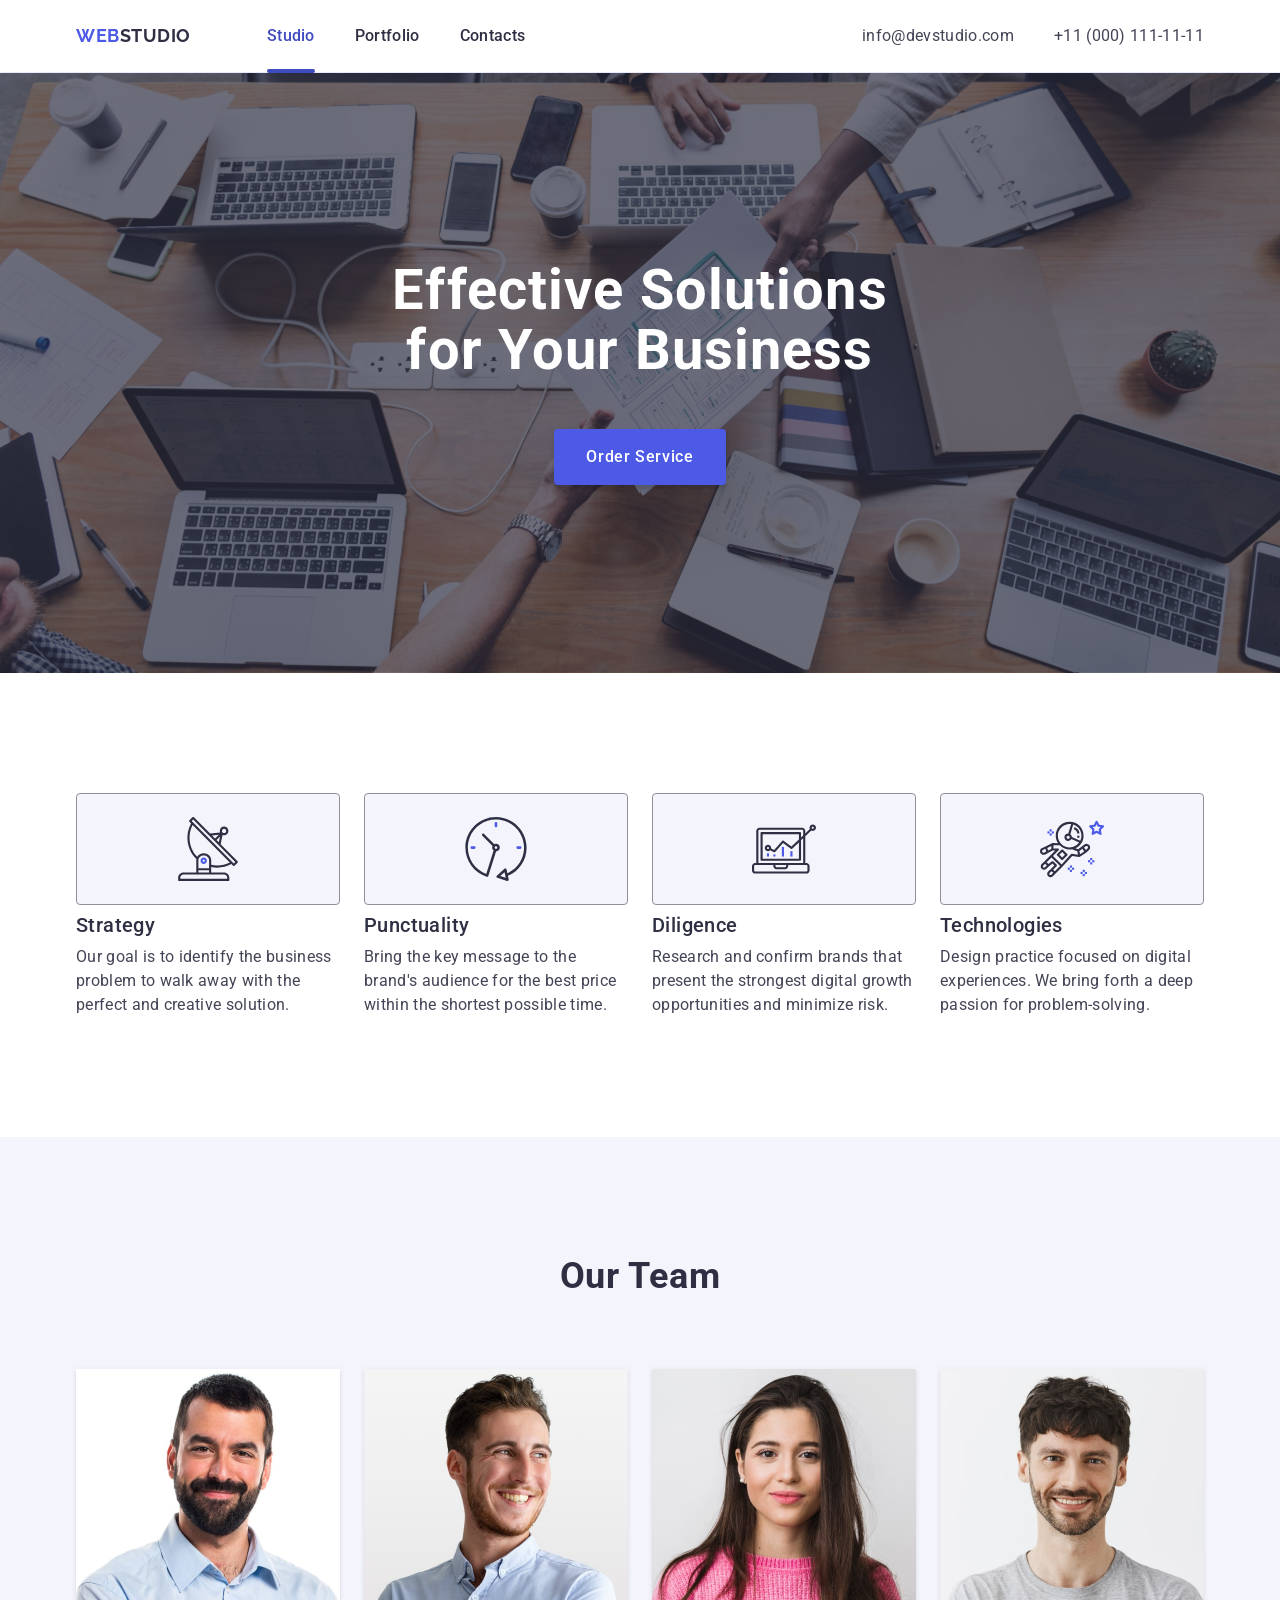
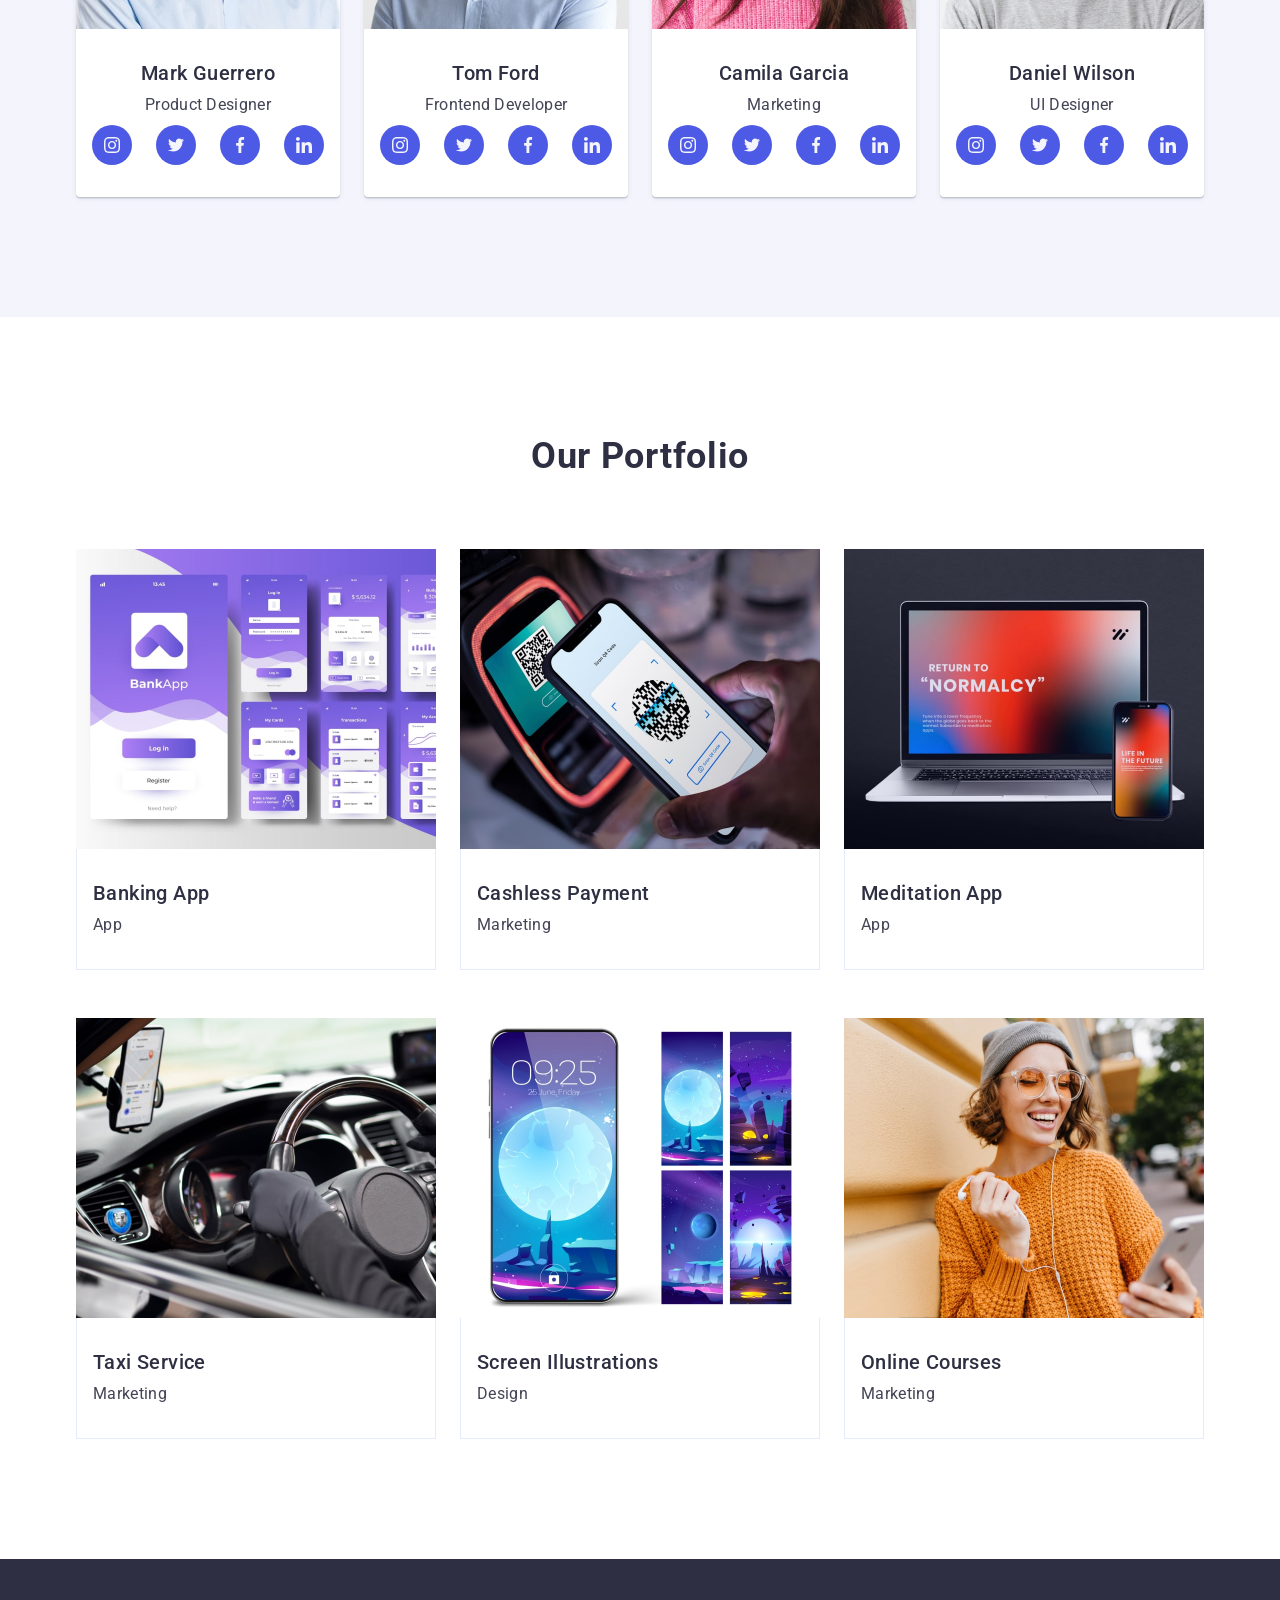
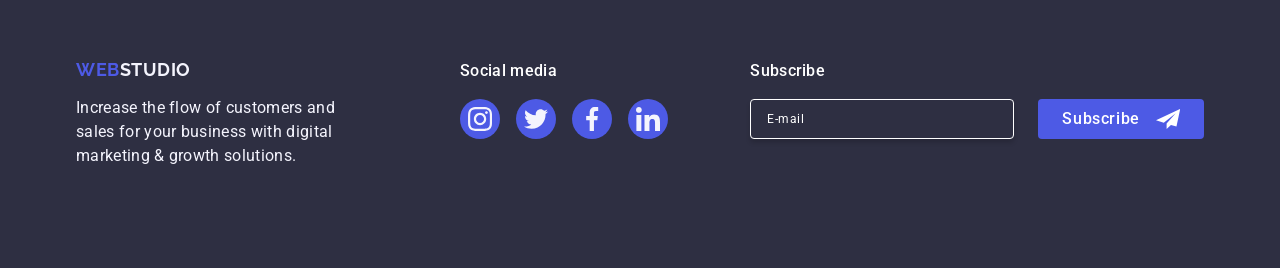
<file: index.html>
<!DOCTYPE html>
<html lang="en">
  <head>
    <meta charset="UTF-8" />
    <meta name="viewport" content="width=device-width, initial-scale=1.0" />
    <title>Document</title>
    <link
      rel="stylesheet"
      href="https://cdnjs.cloudflare.com/ajax/libs/modern-normalize/2.0.0/modern-normalize.min.css"
      integrity="sha512-4xo8blKMVCiXpTaLzQSLSw3KFOVPWhm/TRtuPVc4WG6kUgjH6J03IBuG7JZPkcWMxJ5huwaBpOpnwYElP/m6wg=="
      crossorigin="anonymous"
      referrerpolicy="no-referrer"
    />
    <link rel="preconnect" href="https://fonts.googleapis.com" />
    <link rel="preconnect" href="https://fonts.gstatic.com" crossorigin />
    <link
      href="https://fonts.googleapis.com/css2?family=Raleway:wght@700&family=Roboto:wght@400;500;700&display=swap"
      rel="stylesheet"
    />
    <link rel="stylesheet" href="./css/styles.css" />
  </head>
  <body>
    <header class="header">
      <div class="container">
        <nav class="nav">
          <a class="logo" href="./index.html">Web<span>Studio</span></a>
          <ul class="nav-list">
            <li class="nav-item">
              <a class="nav-link current" href="/">Studio</a>
            </li>
            <li class="nav-item"><a class="nav-link" href="">Portfolio</a></li>
            <li class="nav-item"><a class="nav-link" href="">Contacts</a></li>
          </ul>
        </nav>
        <address class="address">
          <ul class="address-list">
            <li class="address-item">
              <a class="address-link" href="mailto:info@devstudio.com"
                >info@devstudio.com</a
              >
            </li>
            <li class="address-item">
              <a class="address-link" href="tel:+110001111111"
                >+11 (000) 111-11-11</a
              >
            </li>
          </ul>
        </address>
      </div>
    </header>
    <main>
      <section class="hero">
        <div class="container">
          <h1 class="hero-title">Effective Solutions for Your Business</h1>
          <button class="hero-btn" type="button" data-modal-open>
            Order Service
          </button>
        </div>
      </section>
      <section class="features">
        <div class="container">
          <h2 class="visually-hidden">features</h2>
          <ul class="features-list">
            <li class="features-item">
              <div class="features-thumb">
                <svg class="features-icon" width="64" height="64">
                  <use href="./images/icons.svg#icon-antenna"></use>
                </svg>
              </div>
              <h3 class="features-title">Strategy</h3>
              <p class="features-text">
                Our goal is to identify the business problem to walk away with
                the perfect and creative solution.
              </p>
            </li>
            <li class="features-item">
              <div class="features-thumb">
                <svg class="features-icon" width="64" height="64">
                  <use href="./images/icons.svg#icon-clock"></use>
                </svg>
              </div>
              <h3 class="features-title">Punctuality</h3>
              <p class="features-text">
                Bring the key message to the brand's audience for the best price
                within the shortest possible time.
              </p>
            </li>
            <li class="features-item">
              <div class="features-thumb">
                <svg class="features-icon" width="64" height="64">
                  <use href="./images/icons.svg#icon-diagram"></use>
                </svg>
              </div>
              <h3 class="features-title">Diligence</h3>
              <p class="features-text">
                Research and confirm brands that present the strongest digital
                growth opportunities and minimize risk.
              </p>
            </li>
            <li class="features-item">
              <div class="features-thumb">
                <svg class="features-icon" width="64" height="64">
                  <use href="./images/icons.svg#icon-astronaut"></use>
                </svg>
              </div>
              <h3 class="features-title">Technologies</h3>
              <p class="features-text">
                Design practice focused on digital experiences. We bring forth a
                deep passion for problem-solving.
              </p>
            </li>
          </ul>
        </div>
      </section>
      <section class="team">
        <div class="container">
          <h2 class="team-title">Our Team</h2>
          <ul class="team-list">
            <li class="team-item">
              <img
                src="./images/img-1.jpg"
                alt="Mark Guerrero"
                width="264"
                height="260"
                class="team-image"
              />
              <div class="team-descr">
                <h3 class="team-name">Mark Guerrero</h3>
                <p class="team-text">Product Designer</p>
                <ul class="soc-list">
                  <li class="soc-item">
                    <a
                      class="soc-link"
                      href="https://instagram.com/"
                      target="_blank"
                    >
                      <svg class="soc-icon" width="16" height="16">
                        <use href="./images/icons.svg#icon-instagram"></use>
                      </svg>
                    </a>
                  </li>
                  <li class="soc-item">
                    <a class="soc-link" href="https://x.com/" target="_blank">
                      <svg class="soc-icon" width="16" height="16">
                        <use href="./images/icons.svg#icon-twitter"></use>
                      </svg>
                    </a>
                  </li>
                  <li class="soc-item">
                    <a
                      class="soc-link"
                      href="https://facebook.com/"
                      target="_blank"
                    >
                      <svg class="soc-icon" width="16" height="16">
                        <use href="./images/icons.svg#icon-facebook"></use>
                      </svg>
                    </a>
                  </li>
                  <li class="soc-item">
                    <a
                      class="soc-link"
                      href="https://linkedin.com/"
                      target="_blank"
                    >
                      <svg class="soc-icon" width="16" height="16">
                        <use href="./images/icons.svg#icon-linkedin"></use>
                      </svg>
                    </a>
                  </li>
                </ul>
              </div>
            </li>
            <li class="team-item">
              <img
                src="./images/img-2.jpg"
                alt="Tom Ford"
                width="264"
                height="260"
                class="team-image"
              />
              <div class="team-descr">
                <h3 class="team-name">Tom Ford</h3>
                <p class="team-text">Frontend Developer</p>
                <ul class="soc-list">
                  <li class="soc-item">
                    <a
                      class="soc-link"
                      href="https://instagram.com/"
                      target="_blank"
                    >
                      <svg class="soc-icon" width="16" height="16">
                        <use href="./images/icons.svg#icon-instagram"></use>
                      </svg>
                    </a>
                  </li>
                  <li class="soc-item">
                    <a class="soc-link" href="https://x.com/" target="_blank">
                      <svg class="soc-icon" width="16" height="16">
                        <use href="./images/icons.svg#icon-twitter"></use>
                      </svg>
                    </a>
                  </li>
                  <li class="soc-item">
                    <a
                      class="soc-link"
                      href="https://facebook.com/"
                      target="_blank"
                    >
                      <svg class="soc-icon" width="16" height="16">
                        <use href="./images/icons.svg#icon-facebook"></use>
                      </svg>
                    </a>
                  </li>
                  <li class="soc-item">
                    <a
                      class="soc-link"
                      href="https://linkedin.com/"
                      target="_blank"
                    >
                      <svg class="soc-icon" width="16" height="16">
                        <use href="./images/icons.svg#icon-linkedin"></use>
                      </svg>
                    </a>
                  </li>
                </ul>
              </div>
            </li>
            <li class="team-item">
              <img
                src="./images/img-3.jpg"
                alt="Camila Garcia"
                width="264"
                height="260"
                class="team-image"
              />
              <div class="team-descr">
                <h3 class="team-name">Camila Garcia</h3>
                <p class="team-text">Marketing</p>
                <ul class="soc-list">
                  <li class="soc-item">
                    <a
                      class="soc-link"
                      href="https://instagram.com/"
                      target="_blank"
                    >
                      <svg class="soc-icon" width="16" height="16">
                        <use href="./images/icons.svg#icon-instagram"></use>
                      </svg>
                    </a>
                  </li>
                  <li class="soc-item">
                    <a class="soc-link" href="https://x.com/" target="_blank">
                      <svg class="soc-icon" width="16" height="16">
                        <use href="./images/icons.svg#icon-twitter"></use>
                      </svg>
                    </a>
                  </li>
                  <li class="soc-item">
                    <a
                      class="soc-link"
                      href="https://facebook.com/"
                      target="_blank"
                    >
                      <svg class="soc-icon" width="16" height="16">
                        <use href="./images/icons.svg#icon-facebook"></use>
                      </svg>
                    </a>
                  </li>
                  <li class="soc-item">
                    <a
                      class="soc-link"
                      href="https://linkedin.com/"
                      target="_blank"
                    >
                      <svg class="soc-icon" width="16" height="16">
                        <use href="./images/icons.svg#icon-linkedin"></use>
                      </svg>
                    </a>
                  </li>
                </ul>
              </div>
            </li>
            <li class="team-item">
              <img
                src="./images/img-4.jpg"
                alt="Daniel Wilson"
                width="264"
                height="260"
                class="team-image"
              />
              <div class="team-descr">
                <h3 class="team-name">Daniel Wilson</h3>
                <p class="team-text">UI Designer</p>
                <ul class="soc-list">
                  <li class="soc-item">
                    <a
                      class="soc-link"
                      href="https://instagram.com/"
                      target="_blank"
                    >
                      <svg class="soc-icon" width="16" height="16">
                        <use href="./images/icons.svg#icon-instagram"></use>
                      </svg>
                    </a>
                  </li>
                  <li class="soc-item">
                    <a class="soc-link" href="https://x.com/" target="_blank">
                      <svg class="soc-icon" width="16" height="16">
                        <use href="./images/icons.svg#icon-twitter"></use>
                      </svg>
                    </a>
                  </li>
                  <li class="soc-item">
                    <a
                      class="soc-link"
                      href="https://facebook.com/"
                      target="_blank"
                    >
                      <svg class="soc-icon" width="16" height="16">
                        <use href="./images/icons.svg#icon-facebook"></use>
                      </svg>
                    </a>
                  </li>
                  <li class="soc-item">
                    <a
                      class="soc-link"
                      href="https://linkedin.com/"
                      target="_blank"
                    >
                      <svg class="soc-icon" width="16" height="16">
                        <use href="./images/icons.svg#icon-linkedin"></use>
                      </svg>
                    </a>
                  </li>
                </ul>
              </div>
            </li>
          </ul>
        </div>
      </section>
      <section class="portfolio">
        <div class="container">
          <h2 class="portfolio-title">Our Portfolio</h2>
          <ul class="portfolio-list">
            <li class="portfolio-item">
              <div class="portfolio-wrap">
                <img
                  src="./images/card-img1.jpg"
                  alt="Banking App"
                  width="360"
                  class="portfolio-image"
                />
                <p class="portfolio-overlay">
                  14 Stylish and User-Friendly App Design Concepts · Task
                  Manager App · Calorie Tracker App · Exotic Fruit Ecommerce App
                  · Cloud Storage App
                </p>
              </div>
              <div class="portfolio-descr">
                <h3 class="portfolio-name">Banking App</h3>
                <p class="portfolio-text">App</p>
              </div>
            </li>
            <li class="portfolio-item">
              <div class="portfolio-wrap">
                <img
                  src="./images/card-img2.jpg"
                  alt="Cashless Payment"
                  width="360"
                  class="portfolio-image"
                />
                <p class="portfolio-overlay">
                  14 Stylish and User-Friendly App Design Concepts · Task
                  Manager App · Calorie Tracker App · Exotic Fruit Ecommerce App
                  · Cloud Storage App
                </p>
              </div>
              <div class="portfolio-descr">
                <h3 class="portfolio-name">Cashless Payment</h3>
                <p class="portfolio-text">Marketing</p>
              </div>
            </li>
            <li class="portfolio-item">
              <div class="portfolio-wrap">
                <img
                  src="./images/card-img3.jpg"
                  alt="Meditation App"
                  width="360"
                  class="portfolio-image"
                />
                <p class="portfolio-overlay">
                  14 Stylish and User-Friendly App Design Concepts · Task
                  Manager App · Calorie Tracker App · Exotic Fruit Ecommerce App
                  · Cloud Storage App
                </p>
              </div>
              <div class="portfolio-descr">
                <h3 class="portfolio-name">Meditation App</h3>
                <p class="portfolio-text">App</p>
              </div>
            </li>
            <li class="portfolio-item">
              <div class="portfolio-wrap">
                <img
                  src="./images/card-img4.jpg"
                  alt="Taxi Service"
                  width="360"
                  class="portfolio-image"
                />
                <p class="portfolio-overlay">
                  14 Stylish and User-Friendly App Design Concepts · Task
                  Manager App · Calorie Tracker App · Exotic Fruit Ecommerce App
                  · Cloud Storage App
                </p>
              </div>
              <div class="portfolio-descr">
                <h3 class="portfolio-name">Taxi Service</h3>
                <p class="portfolio-text">Marketing</p>
              </div>
            </li>
            <li class="portfolio-item">
              <div class="portfolio-wrap">
                <img
                  src="./images/card-img5.jpg"
                  alt="Screen Illustrations"
                  width="360"
                  class="portfolio-image"
                />
                <p class="portfolio-overlay">
                  14 Stylish and User-Friendly App Design Concepts · Task
                  Manager App · Calorie Tracker App · Exotic Fruit Ecommerce App
                  · Cloud Storage App
                </p>
              </div>
              <div class="portfolio-descr">
                <h3 class="portfolio-name">Screen Illustrations</h3>
                <p class="portfolio-text">Design</p>
              </div>
            </li>
            <li class="portfolio-item">
              <div class="portfolio-wrap">
                <img
                  src="./images/card-img6.jpg"
                  alt="Online Courses"
                  width="360"
                  class="portfolio-image"
                />
                <p class="portfolio-overlay">
                  14 Stylish and User-Friendly App Design Concepts · Task
                  Manager App · Calorie Tracker App · Exotic Fruit Ecommerce App
                  · Cloud Storage App
                </p>
              </div>
              <div class="portfolio-descr">
                <h3 class="portfolio-name">Online Courses</h3>
                <p class="portfolio-text">Marketing</p>
              </div>
            </li>
          </ul>
        </div>
      </section>
    </main>
    <footer class="footer">
      <div class="container">
        <div class="footer-descr">
          <a class="footer-logo" href="./index.html"
            >Web<span class="footer-logo-color">Studio</span></a
          >
          <p class="footer-text">
            Increase the flow of customers and sales for your business with
            digital marketing & growth solutions.
          </p>
        </div>
        <div class="footer-soc">
          <p class="footer-soc-header">Social media</p>
          <ul class="soc-list">
            <li class="soc-item">
              <a class="soc-link" href="https://instagram.com/" target="_blank">
                <svg class="footer-icon" width="24" height="24">
                  <use href="./images/icons.svg#icon-instagram"></use>
                </svg>
              </a>
            </li>
            <li class="soc-item">
              <a class="soc-link" href="https://x.com/" target="_blank">
                <svg class="footer-icon" width="24" height="24">
                  <use href="./images/icons.svg#icon-twitter"></use>
                </svg>
              </a>
            </li>
            <li class="soc-item">
              <a class="soc-link" href="https://facebook.com/" target="_blank">
                <svg class="footer-icon" width="24" height="24">
                  <use href="./images/icons.svg#icon-facebook"></use>
                </svg>
              </a>
            </li>
            <li class="soc-item">
              <a class="soc-link" href="https://linkedin.com/" target="_blank">
                <svg class="footer-icon" width="24" height="24">
                  <use href="./images/icons.svg#icon-linkedin"></use>
                </svg>
              </a>
            </li>
          </ul>
        </div>
        <div class="footer-form-wrap">
          <p class="footer-form-title">Subscribe</p>

          <form class="footer-form">
            <label class="footer-label"
              ><input
                type="email"
                name="subscribe"
                class="footer-form-input"
                placeholder="E-mail"
            /></label>

            <button class="footer-form-btn" type="submit">
              Subscribe
              <svg class="footer-button-icon" width="24" height="24">
                <use href="./images/icons.svg#icon-send"></use>
              </svg>
            </button>
          </form>
        </div>
      </div>
    </footer>
    <div class="modal-overlay" data-modal>
      <div class="modal">
        <button class="modal-close" type="button" data-modal-close>
          <svg class="modal-close-icon" width="8" height="8">
            <use href="./images/icons.svg#icon-close"></use>
          </svg>
        </button>
        <p class="modal-title">Leave your contacts and we will call you back</p>
        <form>
          <div class="modal-wrap">
            <label for="user-name" class="modal-label">Name</label>
            <div class="modal-thumb">
              <input
                class="modal-input"
                type="text"
                id="user-name"
                name="user-name"
              />
              <svg class="modal-input-icon" width="18" height="24">
                <use href="./images/icons.svg#icon-name"></use>
              </svg>
            </div>
          </div>
          <div class="modal-wrap">
            <label for="user-phone" class="modal-label">Phone</label>
            <div class="modal-thumb">
              <input
                class="modal-input"
                type="tel"
                id="user-phone"
                name="user-phone"
              />
              <svg class="modal-input-icon" width="18" height="24">
                <use href="./images/icons.svg#icon-phone"></use>
              </svg>
            </div>
          </div>
          <div class="modal-wrap">
            <label for="user-email" class="modal-label">Email</label>
            <div class="modal-thumb">
              <input
                class="modal-input"
                type="email"
                id="user-email"
                name="email"
              />
              <svg class="modal-input-icon" width="18" height="24">
                <use href="./images/icons.svg#icon-email"></use>
              </svg>
            </div>
          </div>
          <div class="modal-wrap modal-wrap-comments">
            <label for="user-comment" class="modal-label">Comment</label>
            <textarea
              class="modal-comments"
              name="user-comment"
              id="user-comment"
              placeholder="Text input"
            ></textarea>
          </div>
          <div class="modal-wrap-checkbox">
            <input
              class="modal-checkbox visually-hidden"
              type="checkbox"
              id="user-privacy"
              value="true"
              name="user-privacy"
            />

            <label for="user-privacy" class="modal-checkbox-label"
              ><span class="checkbox-decoration">
                <svg class="modal-check-icon" width="10" height="8">
                  <use href="./images/icons.svg#icon-check"></use>
                </svg>
              </span>
              I accept the terms and conditions of the<a
                href="/"
                target="_blank"
                class="modal-link"
              >
                Privacy Policy</a
              >
            </label>
          </div>
          <button class="modal-button" type="submit">Send</button>
        </form>
      </div>
    </div>
    <script src="./js/modal.js"></script>
  </body>
</html>
</file>
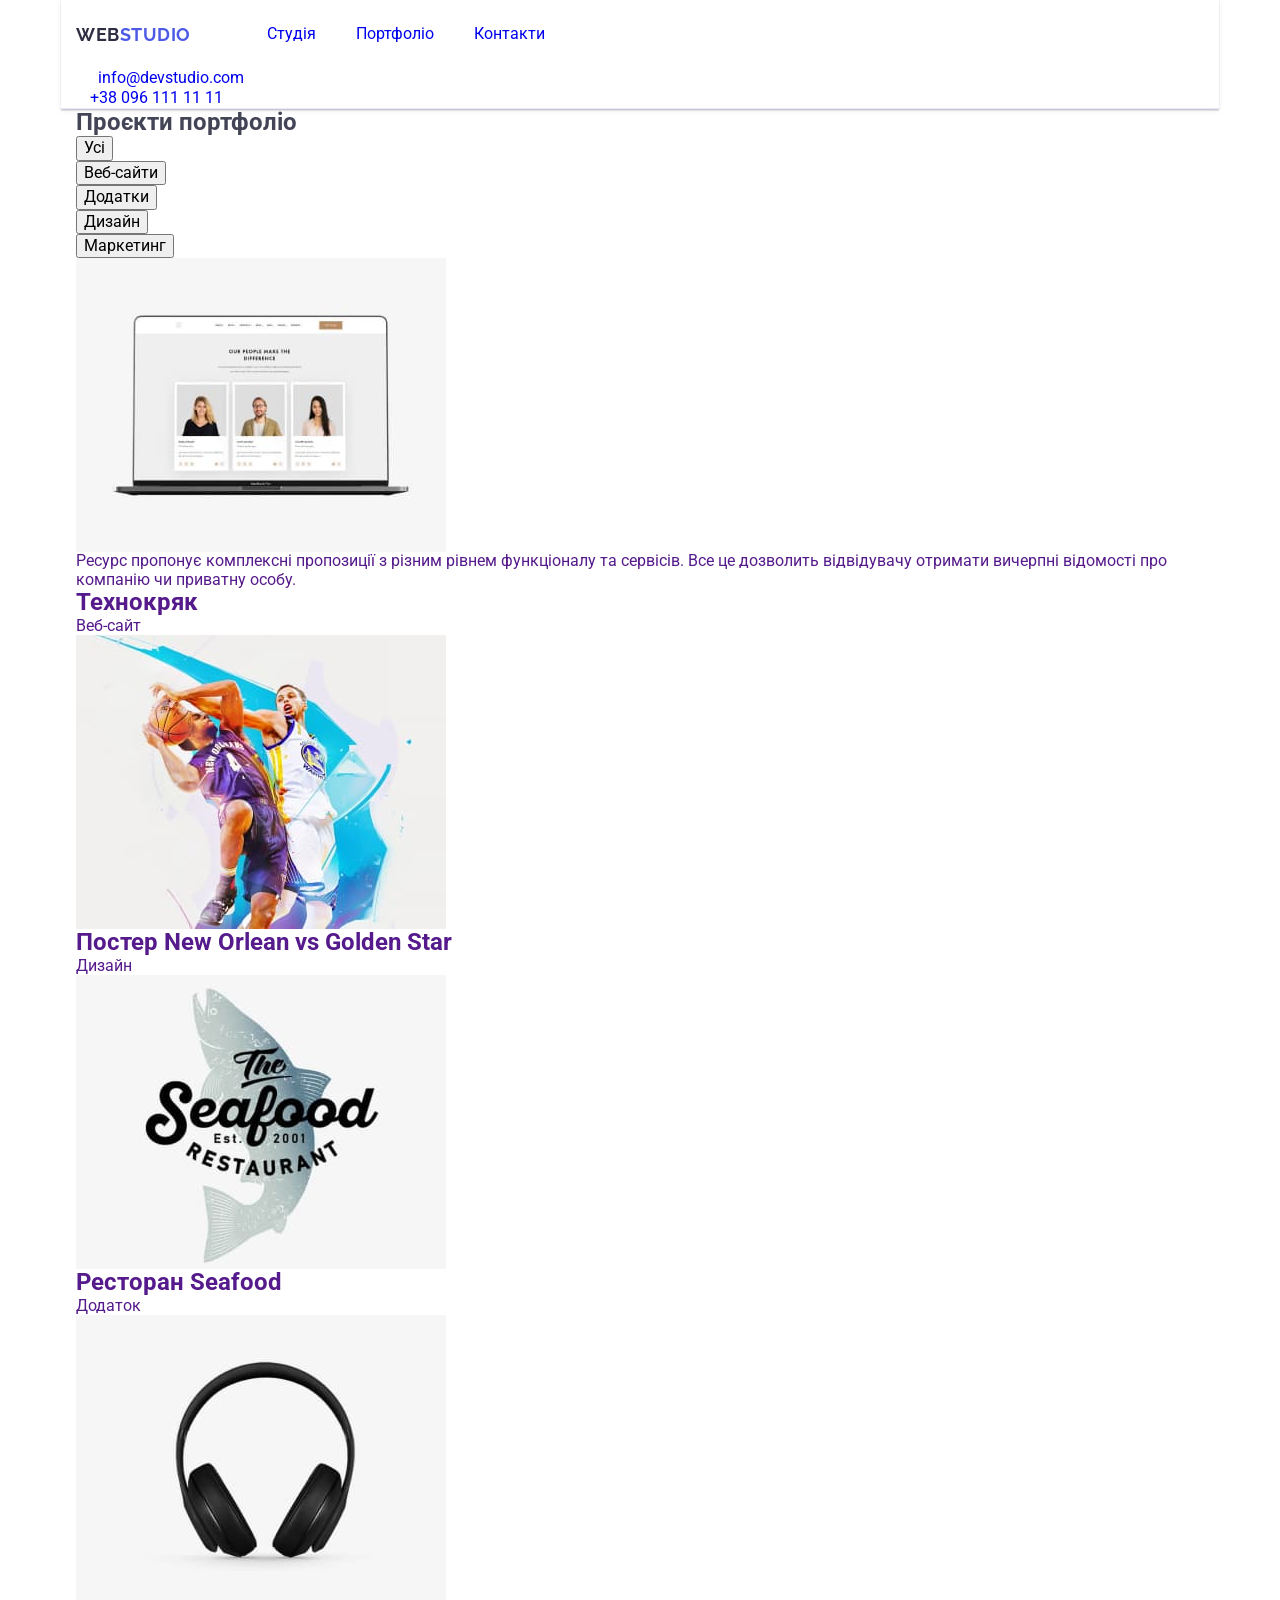
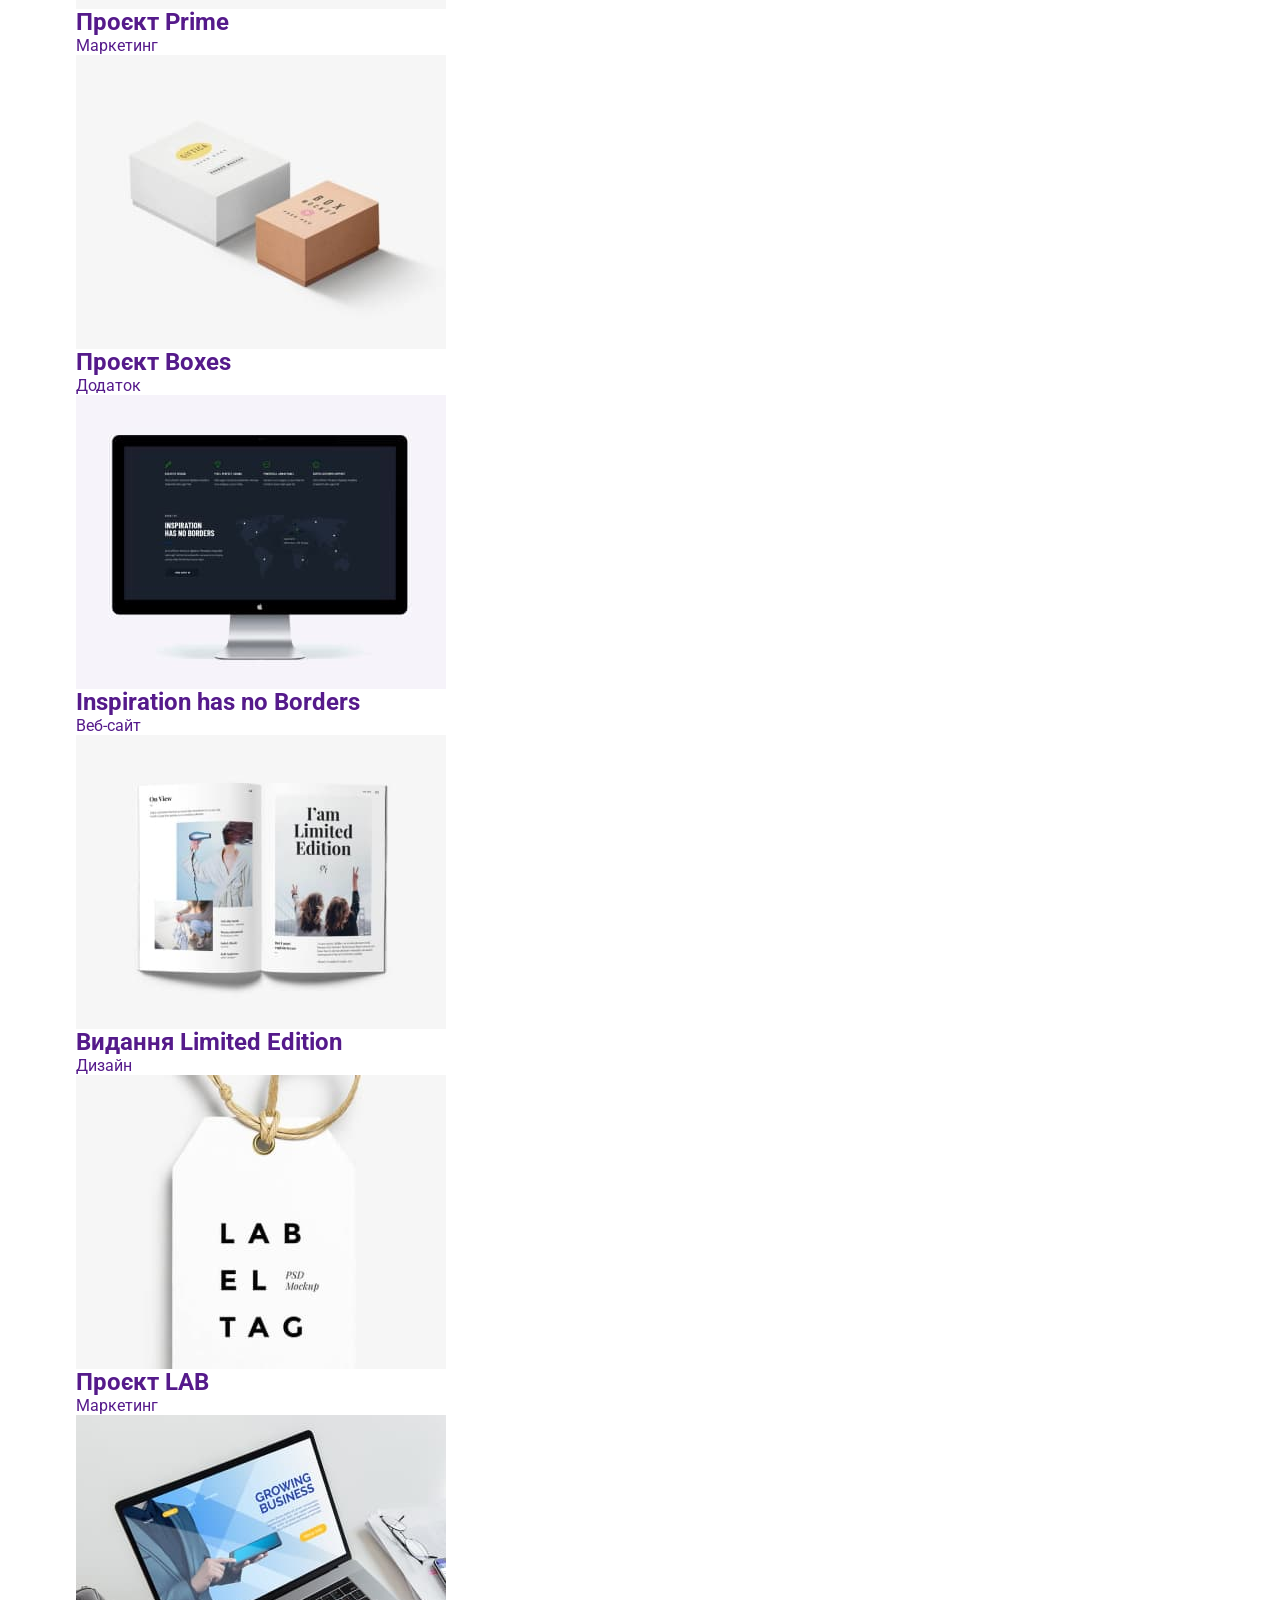
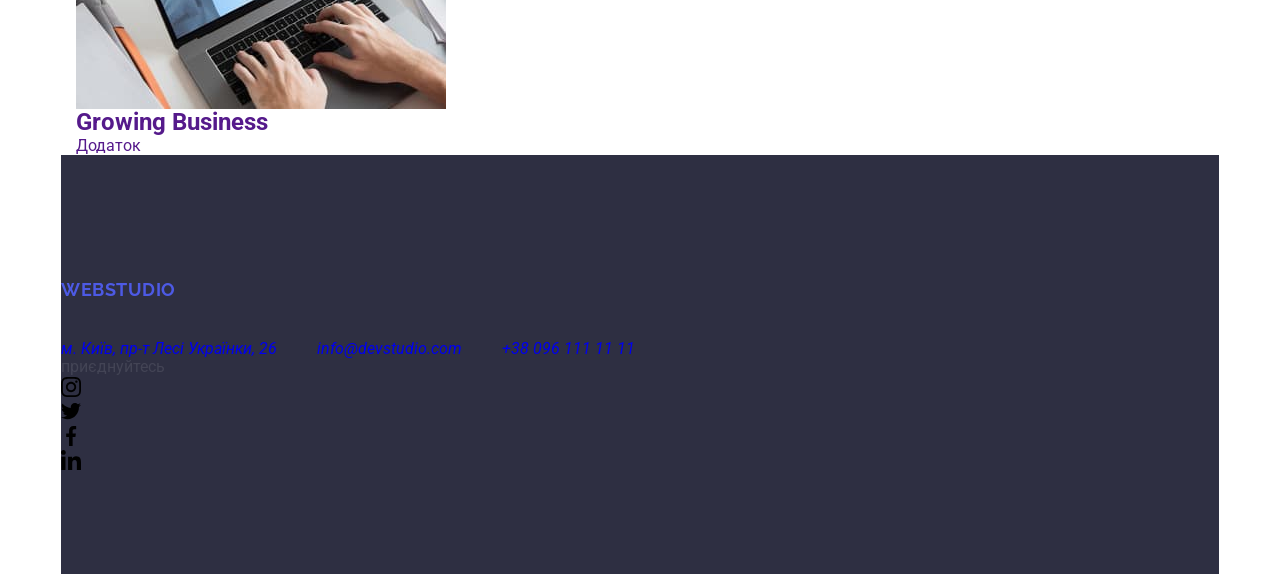
<file: portfolio.html>
<!DOCTYPE html>
<html lang="uk">
  <head>
    <meta charset="UTF-8" />
    <meta http-equiv="X-UA-Compatible" content="IE=edge" />
    <meta name="viewport" content="width=device-width, initial-scale=1.0" />
    <title>WebStudio</title>
    <!-- fonts -->
    <link rel="preconnect" href="https://fonts.googleapis.com" />
    <link rel="preconnect" href="https://fonts.gstatic.com" crossorigin />
    <link rel="preconnect" href="https://fonts.googleapis.com" />
    <link rel="preconnect" href="https://fonts.gstatic.com" crossorigin />
    <link
      href="https://fonts.googleapis.com/css2?family=Raleway:wght@700&family=Roboto:wght@400;500;700;900&display=swap"
      rel="stylesheet"
    />
    <!-- modern-normalize -->
    <link
      rel="stylesheet"
      href="https://cdnjs.cloudflare.com/ajax/libs/modern-normalize/1.1.0/modern-normalize.min.css"
      integrity="sha512-wpPYUAdjBVSE4KJnH1VR1HeZfpl1ub8YT/NKx4PuQ5NmX2tKuGu6U/JRp5y+Y8XG2tV+wKQpNHVUX03MfMFn9Q=="
      crossorigin="anonymous"
      referrerpolicy="no-referrer"
    />
    <!-- custom styles -->
    <link rel="stylesheet" href="./css/styles.css" />
  </head>
  <body>
    <header>
      <div class="container header">
        <nav class="nav">
          <a class="logo logo-header" href="./index.html"
            ><span class="logo-color">Web</span>Studio</a
          >
          <ul class="nav-list">
            <li class="nav-list-item">
              <a class="nav-list-item-link display-block" href="./index.html"
                >Студія</a
              >
            </li>
            <li class="nav-list-item">
              <a
                class="nav-list-item-link display-block current-page"
                href="./portfolio.html"
                >Портфоліо</a
              >
            </li>
            <li class="nav-list-item">
              <a class="nav-list-item-link display-block" href="#contacts-link"
                >Контакти</a
              >
            </li>
          </ul>
        </nav>
        <ul class="header-contacts">
          <li class="header-contacts-item">
            <a
              class="header-contacts-item-link display-block"
              href="mailto:info@devstudio.com"
            >
              <svg class="icon-contacts" width="18" height="12">
                <use href="./images/icons.svg#icon-mail"></use>
              </svg>
              info@devstudio.com</a
            >
          </li>
          <li class="header-contacts-item">
            <a
              class="header-contacts-item-link display-block"
              href="tel:+380961111111"
            >
              <svg class="icon-contacts" width="10" height="16">
                <use href="./images/icons.svg#icon-smartphone"></use>
              </svg>
              +38 096 111 11 11</a
            >
          </li>
        </ul>
      </div>
    </header>
    <main>
      <section class="section">
        <div class="container">
          <h1 class="hidden-title">Проєкти портфоліо</h1>
          <ul class="filter-list">
            <li class="filter-list-item">
              <button class="filter-list-button all-btn" type="button">
                Усі
              </button>
            </li>
            <li class="filter-list-item">
              <button class="filter-list-button secondary-btn" type="button">
                Веб-сайти
              </button>
            </li>
            <li class="filter-list-item">
              <button class="filter-list-button secondary-btn" type="button">
                Додатки
              </button>
            </li>
            <li class="filter-list-item">
              <button class="filter-list-button secondary-btn" type="button">
                Дизайн
              </button>
            </li>

            <li class="filter-list-item-button">
              <button class="filter-list-button secondary-btn" type="button">
                Маркетинг
              </button>
            </li>
          </ul>
          <ul class="portfolio-content-list">
            <li class="portfolio-content-list-item">
              <a href="" class="portfolio-card">
                <div class="card-overlay-thumb">
                  <img
                    src="./images/technocrack.jpg"
                    alt="зразок веб-сайту"
                    width="370"
                    height="294"
                  />
                  <p class="card-overlay">
                    Ресурс пропонує комплексні пропозиції з різним рівнем
                    функціоналу та сервісів. Все це дозволить відвідувачу
                    отримати вичерпні відомості про компанію чи приватну особу.
                  </p>
                </div>
                <div class="portfolio-content-list-text">
                  <h2 class="portfolio-content-list-item-heading">Технокряк</h2>
                  <p class="portfolio-content-list-item-text">Веб-сайт</p>
                </div>
              </a>
            </li>
            <li class="portfolio-content-list-item">
              <a href="" class="portfolio-card">
                <div class="card-overlay-thumb">
                  <img
                    src="./images/poster.jpg"
                    alt="постер нба"
                    width="370"
                    height="294"
                  />
                  <p class="card-overlay"></p>
                </div>
                <div class="portfolio-content-list-text">
                  <h2 class="portfolio-content-list-item-heading">
                    Постер New Orlean vs Golden Star
                  </h2>
                  <p class="portfolio-content-list-item-text">Дизайн</p>
                </div>
              </a>
            </li>
            <li class="portfolio-content-list-item">
              <a href="" class="portfolio-card">
                <div class="card-overlay-thumb">
                  <img
                    src="./images/seafood.jpg"
                    alt="логотип ресторану"
                    width="370"
                    height="294"
                  />
                  <p class="card-overlay"></p>
                </div>
                <div class="portfolio-content-list-text">
                  <h2 class="portfolio-content-list-item-heading">
                    Ресторан Seafood
                  </h2>
                  <p class="portfolio-content-list-item-text">Додаток</p>
                </div>
              </a>
            </li>
            <li class="portfolio-content-list-item">
              <a href="" class="portfolio-card">
                <div class="card-overlay-thumb">
                  <img
                    src="./images/prime.jpg"
                    alt="слухавки"
                    width="370"
                    height="294"
                  />
                  <p class="card-overlay"></p>
                </div>
                <div class="portfolio-content-list-text">
                  <h2 class="portfolio-content-list-item-heading">
                    Проєкт Prime
                  </h2>
                  <p class="portfolio-content-list-item-text">Маркетинг</p>
                </div>
              </a>
            </li>
            <li class="portfolio-content-list-item">
              <a href="" class="portfolio-card">
                <div class="card-overlay-thumb">
                  <img
                    src="./images/boxes.jpg"
                    alt="коробки"
                    width="370"
                    height="294"
                  />
                  <p class="card-overlay"></p>
                </div>
                <div class="portfolio-content-list-text">
                  <h2 class="portfolio-content-list-item-heading">
                    Проєкт Boxes
                  </h2>
                  <p class="portfolio-content-list-item-text">Додаток</p>
                </div>
              </a>
            </li>
            <li class="portfolio-content-list-item">
              <a href="" class="portfolio-card">
                <div class="card-overlay-thumb">
                  <img
                    src="./images/noborders.jpg"
                    alt="зразок веб-сайту"
                    width="370"
                    height="294"
                  />
                  <p class="card-overlay"></p>
                </div>
                <div class="portfolio-content-list-text">
                  <h2 class="portfolio-content-list-item-heading">
                    Inspiration has no Borders
                  </h2>
                  <p class="portfolio-content-list-item-text">Веб-сайт</p>
                </div>
              </a>
            </li>
            <li class="portfolio-content-list-item">
              <a href="" class="portfolio-card">
                <div class="card-overlay-thumb">
                  <img
                    src="./images/le.jpg"
                    alt="зразок оформлення сторінок"
                    width="370"
                    height="294"
                  />
                  <p class="card-overlay"></p>
                </div>
                <div class="portfolio-content-list-text">
                  <h2 class="portfolio-content-list-item-heading">
                    Видання Limited Edition
                  </h2>
                  <p class="portfolio-content-list-item-text">Дизайн</p>
                </div>
              </a>
            </li>
            <li class="portfolio-content-list-item">
              <a href="" class="portfolio-card">
                <div class="card-overlay-thumb">
                  <img
                    src="./images/lab.jpg"
                    alt="проєкт лаб"
                    width="370"
                    height="294"
                  />
                  <p class="card-overlay"></p>
                </div>
                <div class="portfolio-content-list-text">
                  <h2 class="portfolio-content-list-item-heading">
                    Проєкт LAB
                  </h2>
                  <p class="portfolio-content-list-item-text">Маркетинг</p>
                </div>
              </a>
            </li>
            <li class="portfolio-content-list-item">
              <a href="" class="portfolio-card">
                <div class="card-overlay-thumb">
                  <img
                    src="./images/business.jpg"
                    alt="зразок додатку"
                    width="370"
                    height="294"
                  />
                  <p class="card-overlay"></p>
                </div>
                <div class="portfolio-content-list-text">
                  <h2 class="portfolio-content-list-item-heading">
                    Growing Business
                  </h2>
                  <p class="portfolio-content-list-item-text">Додаток</p>
                </div>
              </a>
            </li>
          </ul>
        </div>
      </section>
    </main>
    <footer class="contacts" id="contacts-link">
      <div class="container footer">
        <div>
          <a class="logo footer-logo" href="./index.html"
            ><span class="logo-footer-color">Web</span>Studio</a
          >
          <address>
            <ul class="address-list">
              <li class="address-list-item">
                <a
                  class="map-link"
                  href="https://goo.gl/maps/me57YFcmaELghzEW9"
                  target="_blank"
                  rel="noopener noreferrer nofollow"
                  >м. Київ, пр-т Лесі Українки, 26</a
                >
              </li>
              <li class="address-list-item">
                <a class="mail-link" href="mailto:info@devstudio.com"
                  >info@devstudio.com</a
                >
              </li>
              <li class="address-list-item">
                <a class="tel-link" href="tel:+380961111111"
                  >+38 096 111 11 11</a
                >
              </li>
            </ul>
          </address>
        </div>
        <div class="join">
          <p class="footer-heading-socials">приєднуйтесь</p>
          <ul class="socials-list">
            <li class="socials-list-item">
              <a
                class="socials-footer-list-item-link"
                href="https://www.instagram.com"
                target="_blank"
                rel="noreferrer noopener nofollow"
                aria-label="instagram"
              >
                <svg class="socials-footer-icon" width="20" height="20">
                  <use href="./images/icons.svg#icon-instagram"></use>
                </svg>
              </a>
            </li>
            <li class="socials-list-item">
              <a
                class="socials-footer-list-item-link"
                href="https://twitter.com"
                target="_blank"
                rel="noreferrer noopener nofollow"
                aria-label="twitter"
              >
                <svg class="socials-footer-icon" width="20" height="20">
                  <use href="./images/icons.svg#icon-twitter"></use>
                </svg>
              </a>
            </li>
            <li class="socials-list-item">
              <a
                class="socials-footer-list-item-link"
                href="https://www.facebook.com"
                target="_blank"
                rel="noreferrer noopener nofollow"
                aria-label="facebook"
              >
                <svg class="socials-footer-icon" width="20" height="20">
                  <use href="./images/icons.svg#icon-facebook"></use>
                </svg>
              </a>
            </li>
            <li class="socials-list-item">
              <a
                class="socials-footer-list-item-link"
                href="https://www.linkedin.com "
                target="_blank"
                rel="noreferrer noopener nofollow"
                aria-label="linkedin"
              >
                <svg class="socials-footer-icon" width="20" height="20">
                  <use href="./images/icons.svg#icon-linkedin"></use>
                </svg>
              </a>
            </li>
          </ul>
        </div>
      </div>
    </footer>
  </body>
</html>
</file>
<file: css/styles.css>
body {
  font-family: "Roboto", sans-serif;
  color: #434455;
  background-color: #ffffff;
}
* {
  box-sizing: border-box;
}
h1,
h2,
h3,
h4,
h5,
h6,
p {
  margin: 0;
  padding: 0;
}
a {
  text-decoration: none;
}
img {
  display: block;
}

ul,
ol {
  margin: 0;
  padding: 0;
  list-style: none;
}
.container {
  max-width: 1158px;
  padding: 0 15px;
  margin: 0 auto;
}
.visually-hidden {
  position: absolute;
  width: 1px;
  height: 1px;
  margin: -1px;
  border: 0;
  padding: 0;
  white-space: nowrap;
  clip-path: inset(100%);
  clip: rect(0 0 0 0);
  overflow: hidden;
}
/* header */
.header {
  border-bottom: 1px solid #e7e9fc;
  box-shadow: 0px 2px 1px rgba(46, 47, 66, 0.08),
    0px 1px 1px rgba(46, 47, 66, 0.16), 0px 1px 6px rgba(46, 47, 66, 0.08);
}
.header .container {
  display: flex;
  justify-content: space-between;
}
.logo {
  display: block;
  font-family: "Raleway", sans-serif;
  font-weight: 700;
  font-size: 18px;
  line-height: 1.17;
  letter-spacing: 0.03em;
  text-transform: uppercase;
  color: #4d5ae5;
  margin-right: 76px;
  padding: 24px 0;
}

.nav {
  display: flex;
  align-items: center;
}
.nav span {
  color: #2e2f42;
}
.nav-list {
  display: flex;
  gap: 40px;
}
.nav-item {
}
.nav-link {
  display: block;
  font-weight: 500;
  font-size: 16px;
  line-height: 1.5;
  letter-spacing: 0.02em;
  color: #2e2f42;
  padding: 24px 0;
  transition: color 250ms cubic-bezier(0.4, 0, 0.2, 1);
}
.nav-link:hover,
.nav-link:focus {
  color: #404bbf;
}
.nav-link.current {
  position: relative;
  color: #404bbf;
}
.nav-link.current::after {
  display: block;
  content: "";
  width: 100%;
  height: 4px;
  border-radius: 2px;
  background-color: #404bbf;
  position: absolute;
  bottom: -1px;
  left: 0;
}
.address {
  font-style: normal;
}
.address-list {
  display: flex;
  align-items: center;
  gap: 40px;
}
.address-item {
}
.address-link {
  display: block;
  font-size: 16px;
  line-height: 1.5;
  letter-spacing: 0.02em;
  color: #434455;
  padding: 24px 0;
  transition: color 250ms cubic-bezier(0.4, 0, 0.2, 1);
}
.address-link:hover,
.address-link:focus {
  color: #404bbf;
}
/* hero */
.hero {
  max-width: 1440px;
  background-image: linear-gradient(
      rgba(46, 47, 66, 0.7),
      rgba(46, 47, 66, 0.7)
    ),
    url(../images/people-office.jpg);
  background-repeat: no-repeat;
  background-position: center;
  background-size: cover;
  background-color: #2e2f42;
  padding: 188px 0;
  margin-left: auto;
  margin-right: auto;
}

.hero-title {
  font-weight: 700;
  font-size: 56px;
  line-height: 1.07;
  letter-spacing: 0.02em;
  text-align: center;
  color: #ffffff;
  margin-left: auto;
  margin-right: auto;
  margin-bottom: 48px;
  max-width: 496px;
}
.hero-btn {
  display: block;
  font-weight: 500;
  line-height: 1.5;
  letter-spacing: 0.04em;
  color: #ffffff;
  background-color: #4d5ae5;
  cursor: pointer;
  box-shadow: 0 4px 4px 0 rgba(0, 0, 0, 0.15);
  border-radius: 4px;
  padding: 16px 32px;
  min-width: 169px;
  height: 56px;
  border: none;
  margin-left: auto;
  margin-right: auto;
  transition: background-color 250ms cubic-bezier(0.4, 0, 0.2, 1);
}
.hero-btn:hover,
.hero-btn:focus {
  background-color: #404bbf;
}
/* features */
.features {
  padding: 120px 0;
}

.features-list {
  display: flex;
  gap: 24px;
}
.features-item {
  width: 264px;
}
.features-thumb {
  display: flex;
  justify-content: center;
  align-items: center;
  width: 100%;
  height: 112px;
  background-color: #f4f4fd;
  border: 1px solid #8e8f99;
  border-radius: 4px;
  margin-bottom: 8px;
}
.features-title {
  font-weight: 500;
  font-size: 20px;
  line-height: 1.2;
  letter-spacing: 0.02em;
  color: #2e2f42;
  margin-bottom: 8px;
}
.features-text {
  font-size: 16px;
  line-height: 1.5;
  letter-spacing: 0.02em;
}
/* team */
.team {
  background-color: #f4f4fd;
  padding: 120px 0;
}
.team-title {
  font-weight: 700;
  font-size: 36px;
  line-height: 1.11;
  letter-spacing: 0.02em;
  text-align: center;
  text-transform: capitalize;
  color: #2e2f42;
  margin-bottom: 72px;
}
.team-list {
  display: flex;
  gap: 24px;
}
.team-item {
  width: 264px;
  background-color: #ffffff;
  text-align: center;
  border-radius: 0 0 4px 4px;
  box-shadow: 0 2px 1px 0 rgba(46, 47, 66, 0.08),
    0 1px 1px 0 rgba(46, 47, 66, 0.16), 0 1px 6px 0 rgba(46, 47, 66, 0.08);
}
.team-image {
}
.team-descr {
  padding-top: 32px;
  padding-bottom: 32px;
}
.team-name {
  font-weight: 500;
  font-size: 20px;
  line-height: 1.2;
  letter-spacing: 0.02em;
  text-align: center;
  color: #2e2f42;
  margin-bottom: 8px;
}
.team-text {
  font-size: 16px;
  line-height: 1.5;
  letter-spacing: 0.02em;
  text-align: center;
  margin-bottom: 8px;
}
.soc-list {
  display: flex;
  justify-content: center;
  align-items: center;
  gap: 24px;
}
.soc-link {
  display: flex;
  justify-content: center;
  align-items: center;
  width: 40px;
  height: 40px;
  border-radius: 50%;
  background-color: #4d5ae5;
  transition: background-color 250ms cubic-bezier(0.4, 0, 0.2, 1);
}
.soc-icon {
  fill: #f4f4fd;
}
.team .soc-link:hover,
.team .soc-link:focus {
  background-color: #404bbf;
}

/* portfolio */
.portfolio {
  padding: 120px 0;
}
.portfolio-title {
  font-weight: 700;
  font-size: 36px;
  line-height: 1.11;
  letter-spacing: 0.02em;
  text-align: center;
  text-transform: capitalize;
  color: #2e2f42;
  margin-bottom: 72px;
}
.portfolio-list {
  display: flex;
  flex-wrap: wrap;
  row-gap: 48px;
  column-gap: 24px;
}
.portfolio-item {
  width: 360px;

  transition: box-shadow 250ms cubic-bezier(0.4, 0, 0.2, 1);
}
.portfolio-item:hover {
  box-shadow: 0 2px 1px 0 rgba(46, 47, 66, 0.08),
    0 1px 1px 0 rgba(46, 47, 66, 0.16), 0 1px 6px 0 rgba(46, 47, 66, 0.08);
}
.portfolio-wrap {
  position: relative;
  overflow: hidden;
}
.portfolio-image {
}

.portfolio-overlay {
  position: absolute;
  top: 0;
  left: 0;
  width: 100%;
  height: 100%;
  padding: 40px 32px;
  font-weight: 400;
  font-size: 16px;
  line-height: 1.5;
  letter-spacing: 0.02em;
  color: #f4f4fd;
  background-color: #4d5ae5;
  transform: translateY(100%);
  transition: transform 250ms cubic-bezier(0.4, 0, 0.2, 1);
}
.portfolio-item:hover .portfolio-overlay,
.portfolio-item:focus .portfolio-overlay {
  transform: translateY(0);
}
.portfolio-descr {
  border-bottom: 1px solid #e7e9fc;
  border-left: 1px solid #e7e9fc;
  border-right: 1px solid #e7e9fc;
  padding: 32px 16px;
}
.portfolio-name {
  font-weight: 500;
  font-size: 20px;
  line-height: 1.2;
  letter-spacing: 0.02em;
  color: #2e2f42;
  margin-bottom: 8px;
}
.portfolio-text {
  font-size: 16px;
  line-height: 1.5;
  letter-spacing: 0.02em;
}
/* footer */
.footer {
  background-color: #2e2f42;
  padding: 100px 0;
}
.footer .container {
  display: flex;
  align-items: baseline;
}
.footer-descr {
  margin-right: 120px;
}
.footer-logo {
  font-family: "Raleway", sans-serif;
  font-weight: 700;
  font-size: 18px;
  line-height: 1.17;
  letter-spacing: 0.03em;
  text-transform: uppercase;
  color: #4d5ae5;
  display: inline-block;

  margin-bottom: 16px;
}
.footer-logo-color {
  color: #f4f4fd;
}
.footer-text {
  font-size: 16px;
  line-height: 1.5;
  letter-spacing: 0.02em;
  color: #f4f4fd;
  width: 264px;
}
.footer-soc-header {
  font-weight: 500;
  font-size: 16px;
  line-height: 1.5;
  letter-spacing: 0.02em;
  color: #fff;
  margin-bottom: 16px;
}
.footer .soc-list {
  gap: 16px;
}
.footer-icon {
  fill: #f4f4fd;
}
.footer .soc-link:hover,
.footer .soc-link:focus {
  background-color: #31d0aa;
}
.footer-form-wrap {
  margin-left: auto;
}
.footer-form-title {
  font-weight: 500;
  font-size: 16px;
  line-height: 1.5;
  letter-spacing: 0.02em;
  color: #fff;
  margin-bottom: 16px;
}

.footer-form {
  display: flex;
  gap: 24px;
}
.footer-form-input {
  font-size: 12px;
  line-height: 2;
  letter-spacing: 0.04em;
  color: #fff;
  border: 1px solid #fff;
  border-radius: 4px;
  width: 264px;
  height: 40px;
  box-shadow: 0 4px 4px 0 rgba(0, 0, 0, 0.15);
  background-color: transparent;
  padding: 8px 16px;
}
.footer-form-input::placeholder {
  color: #fff;
}
.footer-form-input:focus {
  outline: none;
  border-color: #404bbf;
}
.footer-form-btn {
  display: flex;
  align-items: center;
  justify-content: center;
  flex-direction: row;

  border-radius: 4px;
  padding: 8px 24px;
  min-width: 165px;
  height: 40px;

  background-color: #4d5ae5;
  border: none;
  font-weight: 500;
  font-size: 16px;
  line-height: 1.5;
  letter-spacing: 0.04em;
  text-align: center;
  color: #fff;
  cursor: pointer;
  transition: background-color 250ms cubic-bezier(0.4, 0, 0.2, 1);
}
.footer-button-icon {
  margin-left: 16px;
  fill: #fff;
}
.footer-form-btn:hover,
.footer-form-btn:focus {
  background-color: #404bbf;
}
.modal-overlay {
  background-color: rgba(46, 47, 66, 0.4);
  position: fixed;
  top: 0;
  left: 0;
  width: 100%;
  height: 100%;
  z-index: 100;
  opacity: 0;
  visibility: hidden;
  pointer-events: none;
  transition: opacity 250ms cubic-bezier(0.4, 0, 0.2, 1),
    visibility 250ms cubic-bezier(0.4, 0, 0.2, 1);
}
.is-open {
  opacity: 1;
  visibility: visible;
  pointer-events: auto;
}
.modal-overlay:not(.is-open) .modal {
  transform: translate(-50%, -50%) scale(0.5) rotate(360deg);
}
.modal {
  position: absolute;
  top: 50%;
  left: 50%;
  transform: translate(-50%, -50%);
  width: 408px;
  min-height: 584px;
  padding: 72px 24px 24px;
  box-shadow: 0 1px 1px 0 rgba(0, 0, 0, 0.14), 0 1px 3px 0 rgba(0, 0, 0, 0.12),
    0 2px 1px 0 rgba(0, 0, 0, 0.2);
  background: #fcfcfc;
  border-radius: 4px;
  transition: transform 250ms cubic-bezier(0.4, 0, 0.2, 1);
}

.modal-close {
  position: absolute;
  top: 24px;
  right: 24px;
  padding: 0;
  border-radius: 50%;
  background-color: #e7e9fc;
  border: 1px solid rgba(0, 0, 0, 0.1);
  width: 24px;
  height: 24px;
  display: flex;
  justify-content: center;
  align-items: center;
  cursor: pointer;
  transition: background-color 250ms cubic-bezier(0.4, 0, 0.2, 1),
    border 250ms cubic-bezier(0.4, 0, 0.2, 1);
}
.modal-close:hover,
.modal-close:focus {
  background-color: #404bbf;
  border: none;
}
.modal-close:hover .modal-close-icon,
.modal-close:focus .modal-close-icon {
  fill: #fff;
}
.modal-close-icon {
  transition: fill 250ms cubic-bezier(0.4, 0, 0.2, 1);
}
.modal-title {
  font-weight: 500;
  font-size: 16px;
  line-height: 1.5;
  letter-spacing: 0.02em;
  text-align: center;
  color: #2e2f42;
  margin-bottom: 16px;
}
.modal-wrap {
  margin-bottom: 8px;
}

.modal-label {
  display: block;
  font-size: 12px;
  line-height: 1.17;
  letter-spacing: 0.04em;
  color: #8e8f99;
}
.modal-label {
  margin-bottom: 4px;
}
.modal-input {
  border: 1px solid rgba(46, 47, 66, 0.4);
  border-radius: 4px;
  width: 360px;
  height: 40px;
  outline: transparent;
  background-color: transparent;
  padding-left: 38px;
  transition: border-color 250ms cubic-bezier(0.4, 0, 0.2, 1);
}
.modal-thumb {
  position: relative;
}
.modal-input-icon {
  position: absolute;
  top: 50%;
  left: 16px;
  transform: translateY(-50%);
  transition: fill 250ms cubic-bezier(0.4, 0, 0.2, 1);
}
.modal-input:focus {
  outline: none;
  border-color: #4d5ae5;
}
.modal-thumb:focus-within .modal-input-icon {
  fill: #4d5ae5;
}
.modal-wrap-comments {
  margin-bottom: 16px;
}
.modal-comments {
  border: 1px solid rgba(46, 47, 66, 0.4);
  border-radius: 4px;
  outline: transparent;
  width: 360px;
  min-height: 120px;
  overflow: auto;
  background-color: transparent;
  padding: 8px 16px;
  font-size: 12px;
  line-height: 1.17;
  letter-spacing: 0.04em;
  color: rgba(46, 47, 66, 0.4);
  resize: none;
  transition: border-color 250ms cubic-bezier(0.4, 0, 0.2, 1);
}
.modal-comments:focus {
  outline: none;
  border-color: #4d5ae5;
}
.modal-comments::placeholder {
  color: rgba(46, 47, 66, 0.4);
}

.modal-wrap-checkbox {
  display: inline-flex;
  width: 100%;
  align-items: center;
  margin-bottom: 24px;
}

.modal-checkbox-label {
  font-size: 12px;
  line-height: 1.17;
  letter-spacing: 0.04em;
  color: #8e8f99;
}
.checkbox-decoration {
  display: inline-flex;
  align-items: center;
  justify-content: center;
  fill: transparent;
  position: relative;
  display: inline-flex;
  border-radius: 2px;
  border: 1px solid rgba(46, 47, 66, 0.4);
  width: 16px;
  height: 16px;
  background-color: transparent;
  margin-right: 8px;
  transition: background-color 250ms cubic-bezier(0.4, 0, 0.2, 1),
    border 250ms cubic-bezier(0.4, 0, 0.2, 1),
    fill 250ms cubic-bezier(0.4, 0, 0.2, 1);
}
.modal-checkbox:checked + .modal-checkbox-label > .checkbox-decoration {
  background-color: #404bbf;
  border: none;
  fill: #f4f4fd;
}
.modal-link {
  color: #4d5ae5;
  text-decoration: underline;
}
.modal-button {
  display: block;
  font-weight: 500;
  line-height: 1.5;
  letter-spacing: 0.04em;
  color: #ffffff;
  background-color: #4d5ae5;
  cursor: pointer;
  box-shadow: 0 4px 4px 0 rgba(0, 0, 0, 0.15);
  border-radius: 4px;
  padding: 16px 32px;
  min-width: 169px;
  height: 56px;
  border: none;
  margin-left: auto;
  margin-right: auto;
  transition: background-color 250ms cubic-bezier(0.4, 0, 0.2, 1);
}
.modal-button:focus,
.modal-button:hover {
  background-color: #404bbf;
}
</file>
